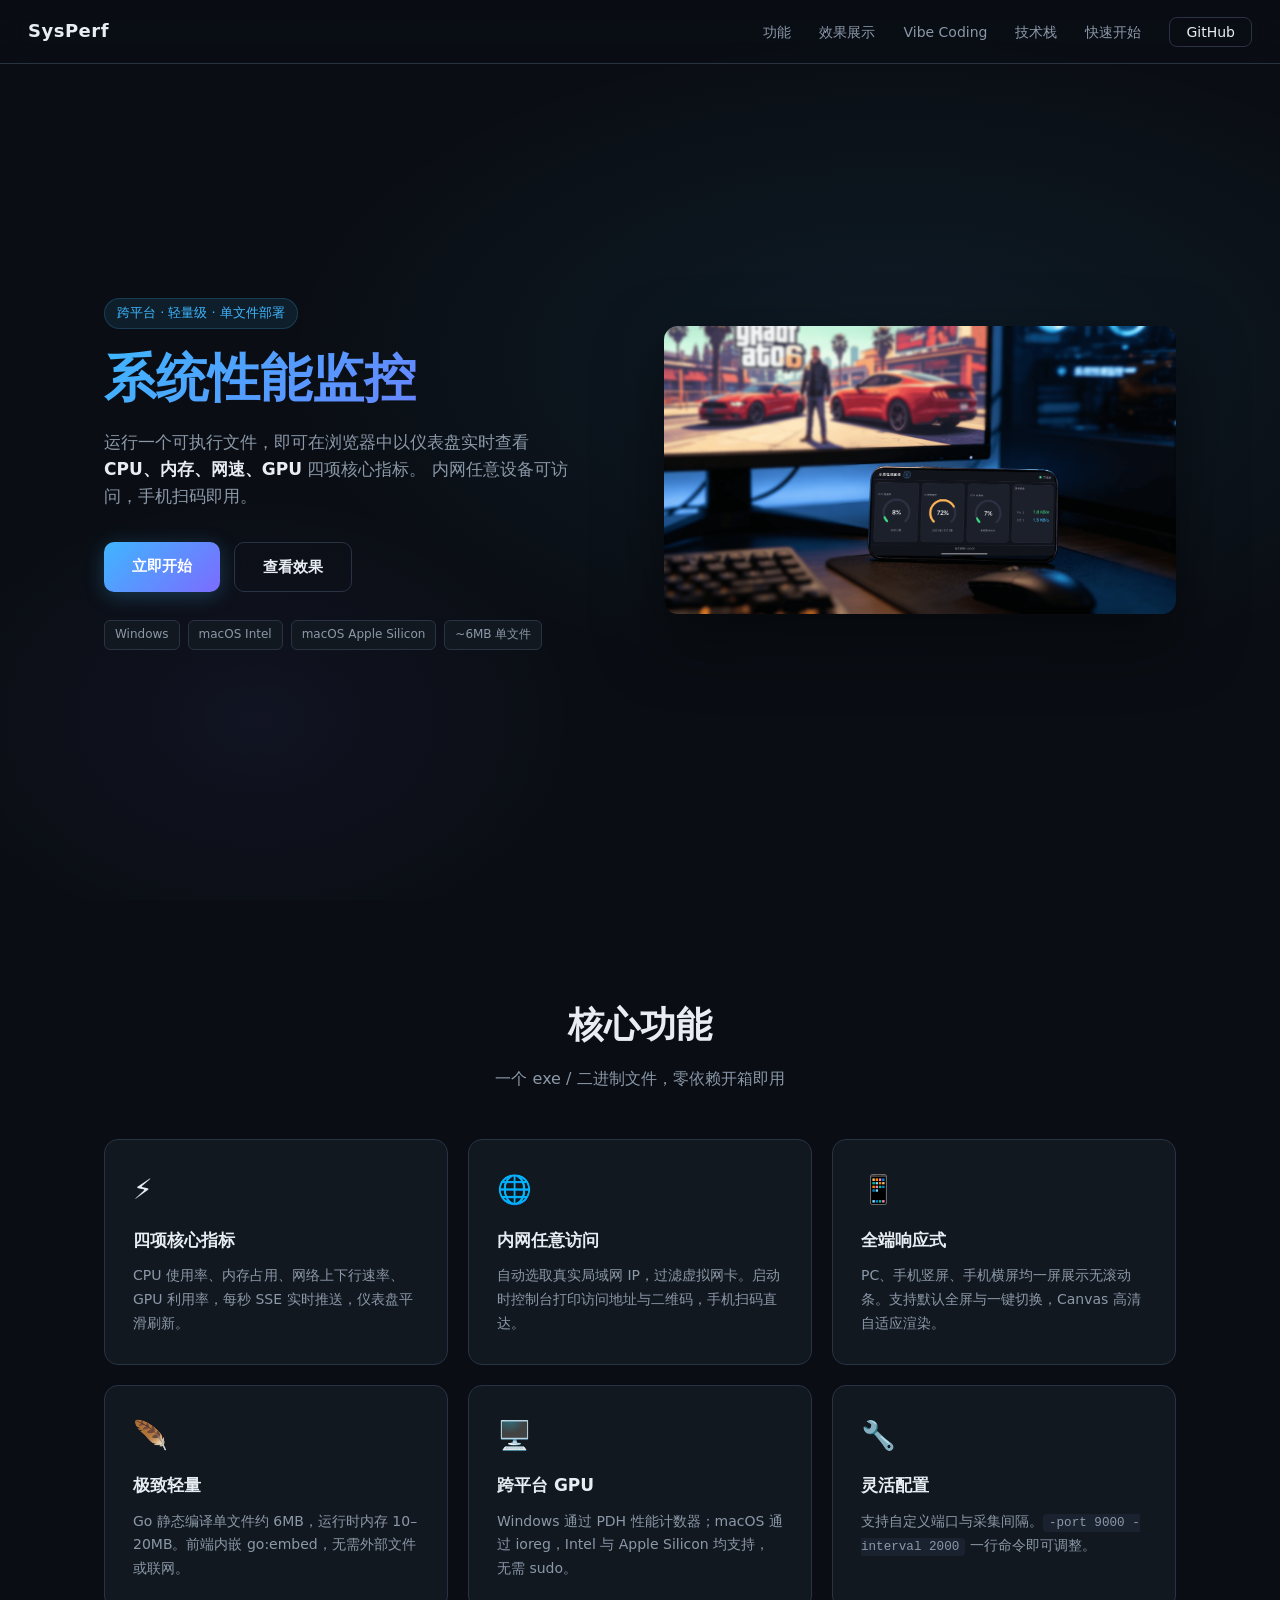
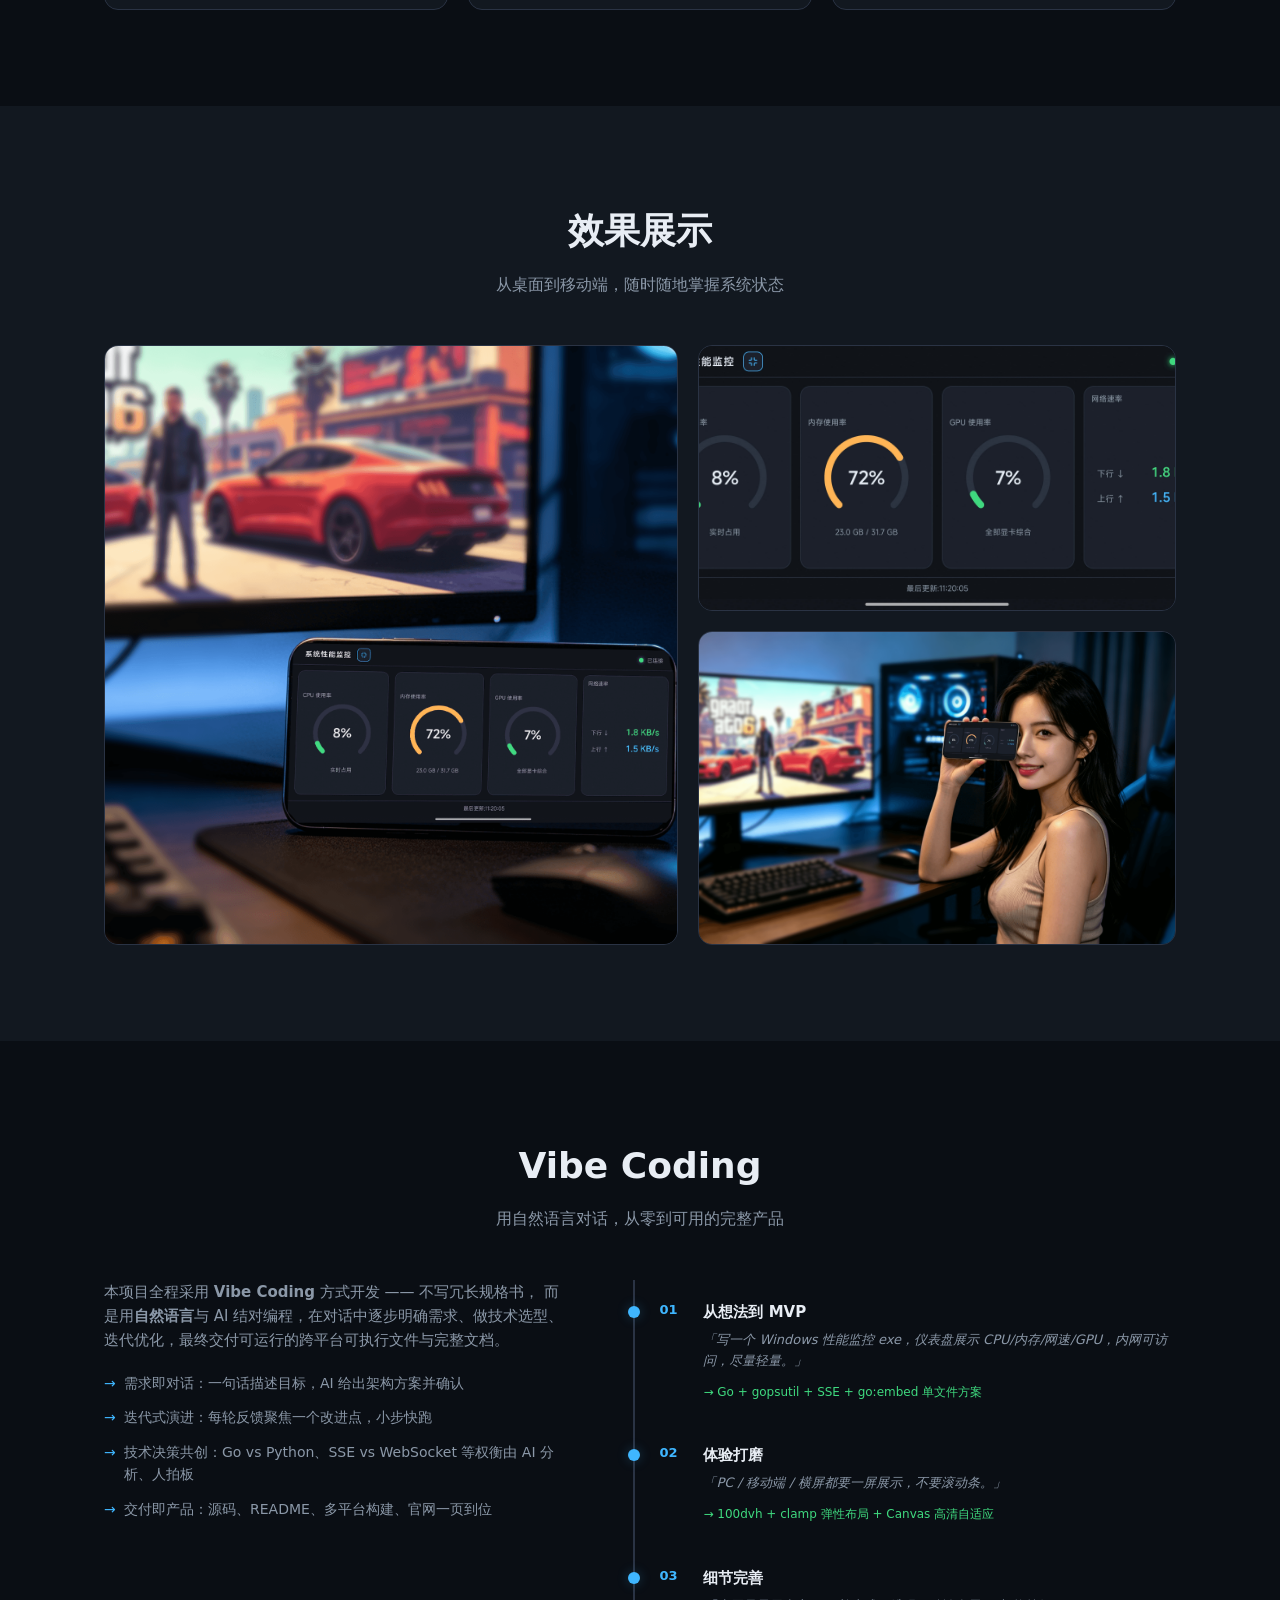
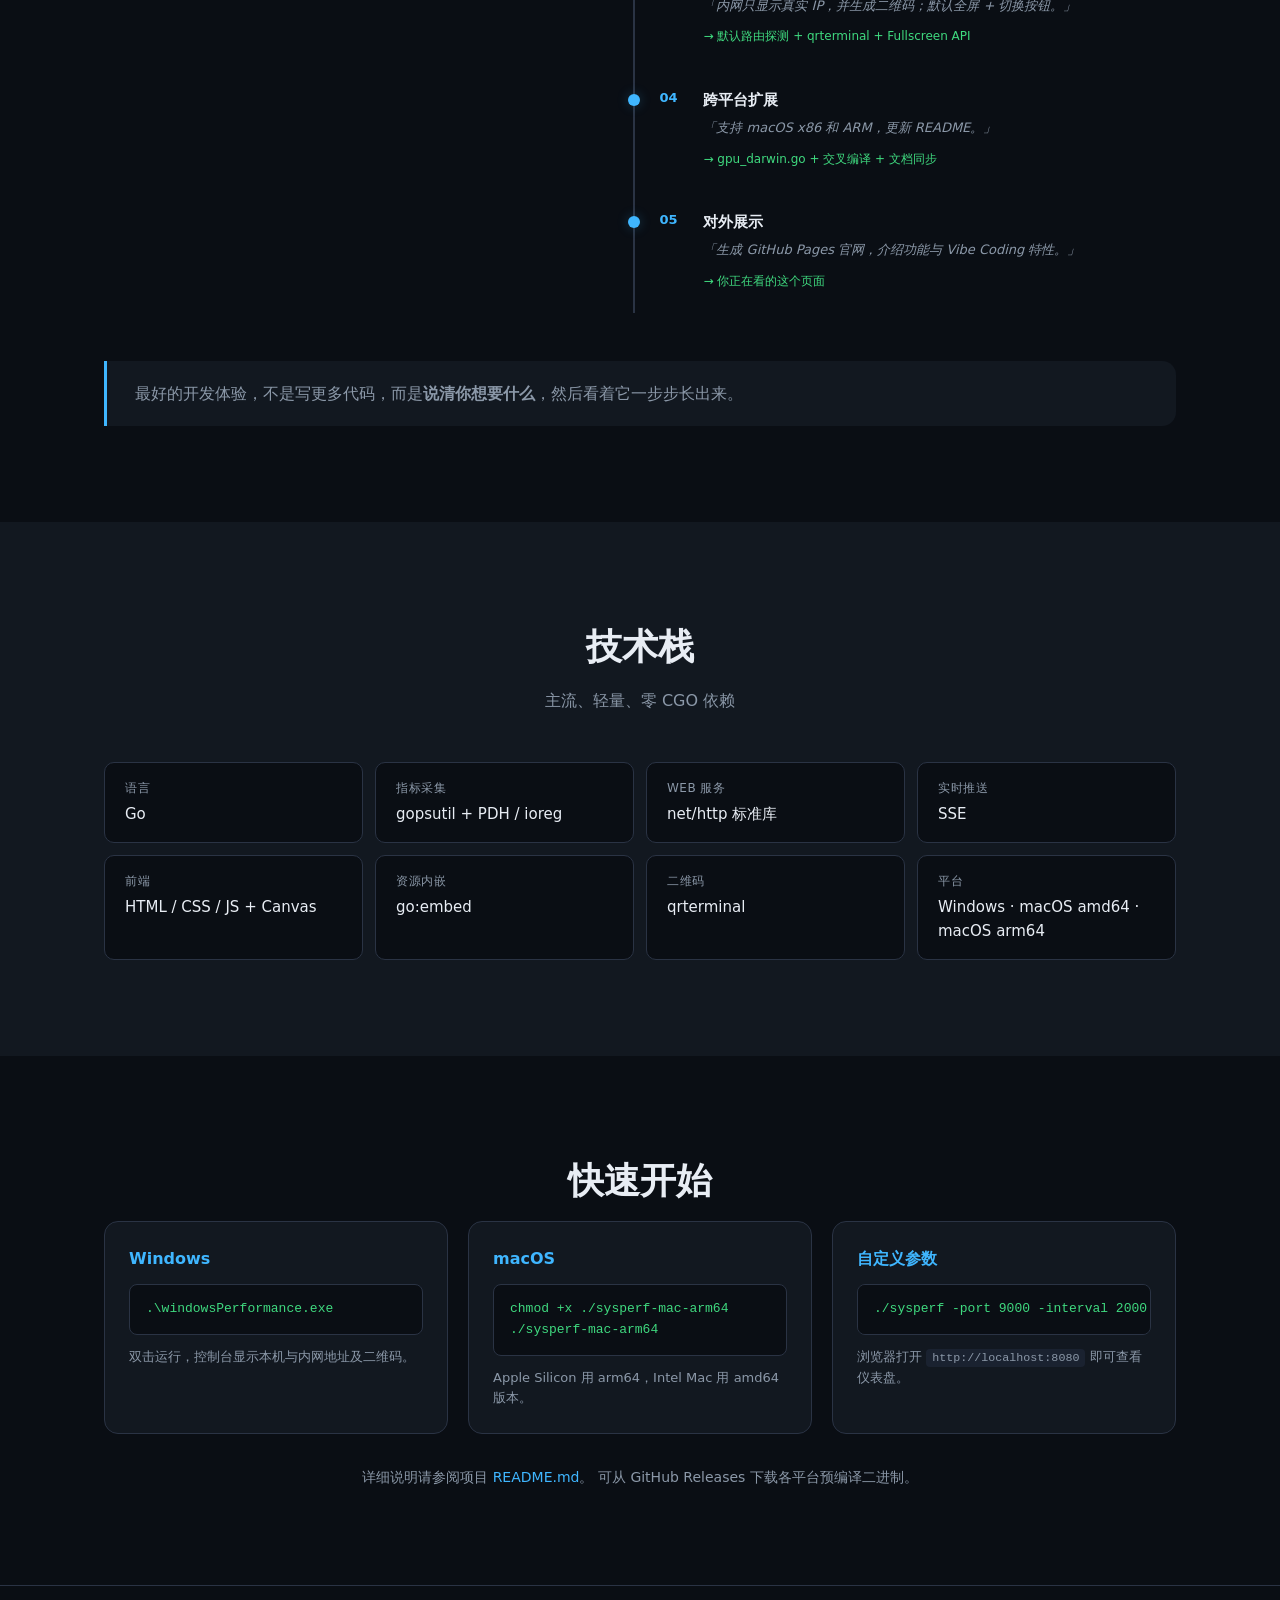
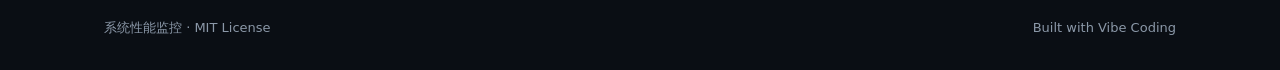
<file: website/index.html>
<!DOCTYPE html>
<html lang="zh-CN">

<head>
    <meta charset="UTF-8">
    <meta name="viewport" content="width=device-width, initial-scale=1.0">
    <meta name="description" content="轻量级跨平台系统性能监控工具 — CPU、内存、网速、GPU 实时仪表盘，内网可访问，单文件部署。">
    <title>系统性能监控 · System Performance Monitor</title>
    <link rel="stylesheet" href="css/style.css">
</head>

<body>
    <nav class="nav">
        <a class="nav-brand" href="#">SysPerf</a>
        <button class="nav-toggle" id="navToggle" aria-label="菜单">
            <span></span><span></span><span></span>
        </button>
        <ul class="nav-links" id="navLinks">
            <li><a href="#features">功能</a></li>
            <li><a href="#showcase">效果展示</a></li>
            <li><a href="#vibe">Vibe Coding</a></li>
            <li><a href="#tech">技术栈</a></li>
            <li><a href="#start">快速开始</a></li>
            <li><a class="nav-cta" id="githubLink" href="https://github.com/" target="_blank" rel="noopener">GitHub</a></li>
        </ul>
    </nav>

    <header class="hero">
        <div class="hero-bg"></div>
        <div class="hero-inner">
            <div class="hero-text">
                <p class="hero-tag">跨平台 · 轻量级 · 单文件部署</p>
                <h1>系统性能监控</h1>
                <p class="hero-desc">
                    运行一个可执行文件，即可在浏览器中以仪表盘实时查看
                    <strong>CPU、内存、网速、GPU</strong> 四项核心指标。
                    内网任意设备可访问，手机扫码即用。
                </p>
                <div class="hero-actions">
                    <a class="btn btn-primary" href="#start">立即开始</a>
                    <a class="btn btn-ghost" href="#showcase">查看效果</a>
                </div>
                <div class="hero-badges">
                    <span>Windows</span>
                    <span>macOS Intel</span>
                    <span>macOS Apple Silicon</span>
                    <span>~6MB 单文件</span>
                </div>
            </div>
            <div class="hero-visual">
                <img src="image/effect2.png" alt="手机横屏查看性能监控仪表盘" loading="eager">
            </div>
        </div>
    </header>

    <section id="features" class="section">
        <div class="container">
            <h2 class="section-title">核心功能</h2>
            <p class="section-sub">一个 exe / 二进制文件，零依赖开箱即用</p>
            <div class="feature-grid">
                <article class="feature-card">
                    <div class="feature-icon">⚡</div>
                    <h3>四项核心指标</h3>
                    <p>CPU 使用率、内存占用、网络上下行速率、GPU 利用率，每秒 SSE 实时推送，仪表盘平滑刷新。</p>
                </article>
                <article class="feature-card">
                    <div class="feature-icon">🌐</div>
                    <h3>内网任意访问</h3>
                    <p>自动选取真实局域网 IP，过滤虚拟网卡。启动时控制台打印访问地址与二维码，手机扫码直达。</p>
                </article>
                <article class="feature-card">
                    <div class="feature-icon">📱</div>
                    <h3>全端响应式</h3>
                    <p>PC、手机竖屏、手机横屏均一屏展示无滚动条。支持默认全屏与一键切换，Canvas 高清自适应渲染。</p>
                </article>
                <article class="feature-card">
                    <div class="feature-icon">🪶</div>
                    <h3>极致轻量</h3>
                    <p>Go 静态编译单文件约 6MB，运行时内存 10–20MB。前端内嵌 go:embed，无需外部文件或联网。</p>
                </article>
                <article class="feature-card">
                    <div class="feature-icon">🖥️</div>
                    <h3>跨平台 GPU</h3>
                    <p>Windows 通过 PDH 性能计数器；macOS 通过 ioreg，Intel 与 Apple Silicon 均支持，无需 sudo。</p>
                </article>
                <article class="feature-card">
                    <div class="feature-icon">🔧</div>
                    <h3>灵活配置</h3>
                    <p>支持自定义端口与采集间隔。<code>-port 9000 -interval 2000</code> 一行命令即可调整。</p>
                </article>
            </div>
        </div>
    </section>

    <section id="showcase" class="section section-dark">
        <div class="container">
            <h2 class="section-title">效果展示</h2>
            <p class="section-sub">从桌面到移动端，随时随地掌握系统状态</p>
            <div class="showcase-grid">
                <figure class="showcase-item showcase-hero">
                    <img src="image/effect2.png" alt="桌面游戏场景下手机横屏监控" loading="lazy">
                    <figcaption>桌面场景 · 手机横屏实时监控</figcaption>
                </figure>
                <figure class="showcase-item">
                    <img src="image/effect1.jpg" alt="移动端横屏仪表盘界面" loading="lazy">
                    <figcaption>移动端横屏 · 一屏四指标无滚动</figcaption>
                </figure>
                <figure class="showcase-item">
                    <img src="image/effect3.png" alt="手持手机查看性能数据" loading="lazy">
                    <figcaption>随时查看 · 内网设备均可访问</figcaption>
                </figure>
            </div>
        </div>
    </section>

    <section id="vibe" class="section">
        <div class="container">
            <h2 class="section-title">Vibe Coding</h2>
            <p class="section-sub">用自然语言对话，从零到可用的完整产品</p>

            <div class="vibe-layout">
                <div class="vibe-intro">
                    <p>
                        本项目全程采用 <strong>Vibe Coding</strong> 方式开发 —— 不写冗长规格书，
                        而是用<strong>自然语言</strong>与 AI 结对编程，在对话中逐步明确需求、做技术选型、
                        迭代优化，最终交付可运行的跨平台可执行文件与完整文档。
                    </p>
                    <ul class="vibe-points">
                        <li>需求即对话：一句话描述目标，AI 给出架构方案并确认</li>
                        <li>迭代式演进：每轮反馈聚焦一个改进点，小步快跑</li>
                        <li>技术决策共创：Go vs Python、SSE vs WebSocket 等权衡由 AI 分析、人拍板</li>
                        <li>交付即产品：源码、README、多平台构建、官网一页到位</li>
                    </ul>
                </div>

                <div class="vibe-timeline">
                    <div class="timeline-item">
                        <span class="timeline-step">01</span>
                        <div class="timeline-body">
                            <h4>从想法到 MVP</h4>
                            <p>「写一个 Windows 性能监控 exe，仪表盘展示 CPU/内存/网速/GPU，内网可访问，尽量轻量。」</p>
                            <span class="timeline-result">→ Go + gopsutil + SSE + go:embed 单文件方案</span>
                        </div>
                    </div>
                    <div class="timeline-item">
                        <span class="timeline-step">02</span>
                        <div class="timeline-body">
                            <h4>体验打磨</h4>
                            <p>「PC / 移动端 / 横屏都要一屏展示，不要滚动条。」</p>
                            <span class="timeline-result">→ 100dvh + clamp 弹性布局 + Canvas 高清自适应</span>
                        </div>
                    </div>
                    <div class="timeline-item">
                        <span class="timeline-step">03</span>
                        <div class="timeline-body">
                            <h4>细节完善</h4>
                            <p>「内网只显示真实 IP，并生成二维码；默认全屏 + 切换按钮。」</p>
                            <span class="timeline-result">→ 默认路由探测 + qrterminal + Fullscreen API</span>
                        </div>
                    </div>
                    <div class="timeline-item">
                        <span class="timeline-step">04</span>
                        <div class="timeline-body">
                            <h4>跨平台扩展</h4>
                            <p>「支持 macOS x86 和 ARM，更新 README。」</p>
                            <span class="timeline-result">→ gpu_darwin.go + 交叉编译 + 文档同步</span>
                        </div>
                    </div>
                    <div class="timeline-item">
                        <span class="timeline-step">05</span>
                        <div class="timeline-body">
                            <h4>对外展示</h4>
                            <p>「生成 GitHub Pages 官网，介绍功能与 Vibe Coding 特性。」</p>
                            <span class="timeline-result">→ 你正在看的这个页面</span>
                        </div>
                    </div>
                </div>
            </div>

            <blockquote class="vibe-quote">
                <p>最好的开发体验，不是写更多代码，而是<strong>说清你想要什么</strong>，然后看着它一步步长出来。</p>
            </blockquote>
        </div>
    </section>

    <section id="tech" class="section section-dark">
        <div class="container">
            <h2 class="section-title">技术栈</h2>
            <p class="section-sub">主流、轻量、零 CGO 依赖</p>
            <div class="tech-grid">
                <div class="tech-item"><span class="tech-label">语言</span><span>Go</span></div>
                <div class="tech-item"><span class="tech-label">指标采集</span><span>gopsutil + PDH / ioreg</span></div>
                <div class="tech-item"><span class="tech-label">Web 服务</span><span>net/http 标准库</span></div>
                <div class="tech-item"><span class="tech-label">实时推送</span><span>SSE</span></div>
                <div class="tech-item"><span class="tech-label">前端</span><span>HTML / CSS / JS + Canvas</span></div>
                <div class="tech-item"><span class="tech-label">资源内嵌</span><span>go:embed</span></div>
                <div class="tech-item"><span class="tech-label">二维码</span><span>qrterminal</span></div>
                <div class="tech-item"><span class="tech-label">平台</span><span>Windows · macOS amd64 · macOS arm64</span></div>
            </div>
        </div>
    </section>

    <section id="start" class="section">
        <div class="container">
            <h2 class="section-title">快速开始</h2>
            <div class="start-grid">
                <div class="start-block">
                    <h3>Windows</h3>
                    <pre><code>.\windowsPerformance.exe</code></pre>
                    <p>双击运行，控制台显示本机与内网地址及二维码。</p>
                </div>
                <div class="start-block">
                    <h3>macOS</h3>
                    <pre><code>chmod +x ./sysperf-mac-arm64
./sysperf-mac-arm64</code></pre>
                    <p>Apple Silicon 用 arm64，Intel Mac 用 amd64 版本。</p>
                </div>
                <div class="start-block">
                    <h3>自定义参数</h3>
                    <pre><code>./sysperf -port 9000 -interval 2000</code></pre>
                    <p>浏览器打开 <code>http://localhost:8080</code> 即可查看仪表盘。</p>
                </div>
            </div>
            <p class="start-note">
                详细说明请参阅项目
                <a id="readmeLink" href="https://github.com/" target="_blank" rel="noopener">README.md</a>。
                可从 GitHub Releases 下载各平台预编译二进制。
            </p>
        </div>
    </section>

    <footer class="footer">
        <div class="container footer-inner">
            <span>系统性能监控 · MIT License</span>
            <span>Built with Vibe Coding</span>
        </div>
    </footer>

    <script src="js/main.js"></script>
</body>

</html>
</file>
<file: website/css/style.css>
:root {
    --bg: #0a0e14;
    --bg-card: #121820;
    --bg-elevated: #1a2230;
    --border: #2a3344;
    --text: #e8edf4;
    --text-dim: #8b98a8;
    --accent: #3fb6ff;
    --accent-glow: rgba(63, 182, 255, 0.25);
    --green: #3fd97f;
    --orange: #ffb454;
    --gradient: linear-gradient(135deg, #3fb6ff 0%, #7c6bff 100%);
    --radius: 14px;
    --nav-h: 64px;
}

*,
*::before,
*::after {
    box-sizing: border-box;
    margin: 0;
    padding: 0;
}

html {
    scroll-behavior: smooth;
}

body {
    font-family: "Segoe UI", "PingFang SC", "Microsoft YaHei", system-ui, sans-serif;
    background: var(--bg);
    color: var(--text);
    line-height: 1.6;
    -webkit-font-smoothing: antialiased;
}

a {
    color: var(--accent);
    text-decoration: none;
    transition: opacity 0.2s;
}

a:hover {
    opacity: 0.85;
}

code {
    font-family: "Cascadia Code", "Fira Code", Consolas, monospace;
    font-size: 0.9em;
    background: var(--bg-elevated);
    padding: 2px 6px;
    border-radius: 4px;
}

.container {
    max-width: 1120px;
    margin: 0 auto;
    padding: 0 24px;
}

/* ── Nav ── */
.nav {
    position: fixed;
    top: 0;
    left: 0;
    right: 0;
    z-index: 100;
    height: var(--nav-h);
    display: flex;
    align-items: center;
    justify-content: space-between;
    padding: 0 28px;
    background: rgba(10, 14, 20, 0.85);
    backdrop-filter: blur(12px);
    border-bottom: 1px solid var(--border);
}

.nav-brand {
    font-weight: 700;
    font-size: 18px;
    color: var(--text);
    letter-spacing: 0.5px;
}

.nav-links {
    display: flex;
    align-items: center;
    gap: 28px;
    list-style: none;
}

.nav-links a {
    color: var(--text-dim);
    font-size: 14px;
}

.nav-links a:hover {
    color: var(--text);
    opacity: 1;
}

.nav-cta {
    padding: 6px 16px !important;
    border: 1px solid var(--border);
    border-radius: 8px;
    color: var(--text) !important;
}

.nav-cta:hover {
    border-color: var(--accent);
    color: var(--accent) !important;
}

.nav-toggle {
    display: none;
    flex-direction: column;
    gap: 5px;
    background: none;
    border: none;
    cursor: pointer;
    padding: 4px;
}

.nav-toggle span {
    display: block;
    width: 22px;
    height: 2px;
    background: var(--text);
    border-radius: 1px;
    transition: transform 0.3s, opacity 0.3s;
}

/* ── Hero ── */
.hero {
    position: relative;
    min-height: 100vh;
    min-height: 100dvh;
    display: flex;
    align-items: center;
    padding-top: var(--nav-h);
    overflow: hidden;
}

.hero-bg {
    position: absolute;
    inset: 0;
    background:
        radial-gradient(ellipse 80% 60% at 70% 40%, rgba(63, 182, 255, 0.08) 0%, transparent 60%),
        radial-gradient(ellipse 50% 50% at 20% 80%, rgba(124, 107, 255, 0.06) 0%, transparent 50%);
    pointer-events: none;
}

.hero-inner {
    position: relative;
    max-width: 1120px;
    margin: 0 auto;
    padding: 48px 24px 64px;
    display: grid;
    grid-template-columns: 1fr 1fr;
    gap: 48px;
    align-items: center;
}

.hero-tag {
    display: inline-block;
    font-size: 13px;
    color: var(--accent);
    background: rgba(63, 182, 255, 0.1);
    border: 1px solid rgba(63, 182, 255, 0.2);
    padding: 4px 12px;
    border-radius: 20px;
    margin-bottom: 20px;
}

.hero h1 {
    font-size: clamp(36px, 5vw, 52px);
    font-weight: 700;
    line-height: 1.15;
    margin-bottom: 20px;
    background: var(--gradient);
    -webkit-background-clip: text;
    -webkit-text-fill-color: transparent;
    background-clip: text;
}

.hero-desc {
    font-size: 17px;
    color: var(--text-dim);
    max-width: 480px;
    margin-bottom: 32px;
}

.hero-desc strong {
    color: var(--text);
}

.hero-actions {
    display: flex;
    gap: 14px;
    margin-bottom: 28px;
}

.btn {
    display: inline-block;
    padding: 12px 28px;
    border-radius: 10px;
    font-size: 15px;
    font-weight: 600;
    transition: transform 0.2s, box-shadow 0.2s;
}

.btn:hover {
    transform: translateY(-1px);
    opacity: 1;
}

.btn-primary {
    background: var(--gradient);
    color: #fff;
    box-shadow: 0 4px 20px var(--accent-glow);
}

.btn-ghost {
    border: 1px solid var(--border);
    color: var(--text);
}

.btn-ghost:hover {
    border-color: var(--accent);
}

.hero-badges {
    display: flex;
    flex-wrap: wrap;
    gap: 8px;
}

.hero-badges span {
    font-size: 12px;
    color: var(--text-dim);
    background: var(--bg-card);
    border: 1px solid var(--border);
    padding: 4px 10px;
    border-radius: 6px;
}

.hero-visual img {
    width: 100%;
    border-radius: var(--radius);
    box-shadow: 0 24px 64px rgba(0, 0, 0, 0.5);
}

/* ── Sections ── */
.section {
    padding: 96px 0;
}

.section-dark {
    background: var(--bg-card);
}

.section-title {
    font-size: clamp(28px, 4vw, 36px);
    font-weight: 700;
    text-align: center;
    margin-bottom: 12px;
}

.section-sub {
    text-align: center;
    color: var(--text-dim);
    margin-bottom: 48px;
    font-size: 16px;
}

/* ── Features ── */
.feature-grid {
    display: grid;
    grid-template-columns: repeat(auto-fit, minmax(280px, 1fr));
    gap: 20px;
}

.feature-card {
    background: var(--bg-card);
    border: 1px solid var(--border);
    border-radius: var(--radius);
    padding: 28px;
    transition: border-color 0.3s, transform 0.3s;
}

.section-dark .feature-card {
    background: var(--bg-elevated);
}

.feature-card:hover {
    border-color: rgba(63, 182, 255, 0.4);
    transform: translateY(-2px);
}

.feature-icon {
    font-size: 28px;
    margin-bottom: 14px;
}

.feature-card h3 {
    font-size: 17px;
    margin-bottom: 10px;
}

.feature-card p {
    font-size: 14px;
    color: var(--text-dim);
    line-height: 1.7;
}

/* ── Showcase ── */
.showcase-grid {
    display: grid;
    grid-template-columns: 1.2fr 1fr;
    grid-template-rows: auto auto;
    gap: 20px;
}

.showcase-hero {
    grid-row: span 2;
}

.showcase-item {
    margin: 0;
    border-radius: var(--radius);
    overflow: hidden;
    border: 1px solid var(--border);
    background: var(--bg);
}

.showcase-item img {
    width: 100%;
    height: 100%;
    object-fit: cover;
    display: block;
}

.showcase-hero img {
    min-height: 420px;
}

.showcase-item figcaption {
    padding: 12px 16px;
    font-size: 13px;
    color: var(--text-dim);
    background: var(--bg-elevated);
}

/* ── Vibe Coding ── */
.vibe-layout {
    display: grid;
    grid-template-columns: 1fr 1.2fr;
    gap: 48px;
    margin-bottom: 48px;
}

.vibe-intro p {
    color: var(--text-dim);
    margin-bottom: 20px;
    font-size: 15px;
}

.vibe-points {
    list-style: none;
    display: flex;
    flex-direction: column;
    gap: 12px;
}

.vibe-points li {
    font-size: 14px;
    color: var(--text-dim);
    padding-left: 20px;
    position: relative;
}

.vibe-points li::before {
    content: "→";
    position: absolute;
    left: 0;
    color: var(--accent);
}

.vibe-timeline {
    display: flex;
    flex-direction: column;
    gap: 0;
}

.timeline-item {
    display: flex;
    gap: 16px;
    padding: 20px 0;
    border-left: 2px solid var(--border);
    margin-left: 16px;
    padding-left: 24px;
    position: relative;
}

.timeline-item::before {
    content: "";
    position: absolute;
    left: -7px;
    top: 26px;
    width: 12px;
    height: 12px;
    border-radius: 50%;
    background: var(--accent);
    box-shadow: 0 0 12px var(--accent-glow);
}

.timeline-step {
    flex-shrink: 0;
    font-size: 13px;
    font-weight: 700;
    color: var(--accent);
    width: 28px;
}

.timeline-body h4 {
    font-size: 15px;
    margin-bottom: 6px;
}

.timeline-body p {
    font-size: 13px;
    color: var(--text-dim);
    margin-bottom: 6px;
    font-style: italic;
}

.timeline-result {
    font-size: 12px;
    color: var(--green);
}

.vibe-quote {
    border-left: 3px solid var(--accent);
    padding: 20px 28px;
    background: var(--bg-card);
    border-radius: 0 var(--radius) var(--radius) 0;
}

.vibe-quote p {
    font-size: 16px;
    color: var(--text-dim);
}

/* ── Tech ── */
.tech-grid {
    display: grid;
    grid-template-columns: repeat(auto-fit, minmax(220px, 1fr));
    gap: 12px;
}

.tech-item {
    display: flex;
    flex-direction: column;
    gap: 4px;
    padding: 16px 20px;
    background: var(--bg);
    border: 1px solid var(--border);
    border-radius: 10px;
}

.tech-label {
    font-size: 12px;
    color: var(--text-dim);
    text-transform: uppercase;
    letter-spacing: 0.5px;
}

.tech-item span:last-child {
    font-size: 15px;
    font-weight: 500;
}

/* ── Quick Start ── */
.start-grid {
    display: grid;
    grid-template-columns: repeat(auto-fit, minmax(280px, 1fr));
    gap: 20px;
    margin-bottom: 32px;
}

.start-block {
    background: var(--bg-card);
    border: 1px solid var(--border);
    border-radius: var(--radius);
    padding: 24px;
}

.start-block h3 {
    font-size: 16px;
    margin-bottom: 12px;
    color: var(--accent);
}

.start-block pre {
    background: var(--bg);
    border: 1px solid var(--border);
    border-radius: 8px;
    padding: 14px 16px;
    margin-bottom: 12px;
    overflow-x: auto;
}

.start-block pre code {
    background: none;
    padding: 0;
    font-size: 13px;
    color: var(--green);
}

.start-block p {
    font-size: 13px;
    color: var(--text-dim);
}

.start-note {
    text-align: center;
    font-size: 14px;
    color: var(--text-dim);
}

/* ── Footer ── */
.footer {
    border-top: 1px solid var(--border);
    padding: 32px 0;
}

.footer-inner {
    display: flex;
    justify-content: space-between;
    align-items: center;
    font-size: 13px;
    color: var(--text-dim);
}

/* ── Responsive ── */
@media (max-width: 900px) {
    .hero-inner {
        grid-template-columns: 1fr;
        text-align: center;
    }

    .hero-desc {
        margin-left: auto;
        margin-right: auto;
    }

    .hero-actions {
        justify-content: center;
    }

    .hero-badges {
        justify-content: center;
    }

    .hero-visual {
        order: -1;
        max-width: 480px;
        margin: 0 auto;
    }

    .vibe-layout {
        grid-template-columns: 1fr;
    }

    .showcase-grid {
        grid-template-columns: 1fr;
    }

    .showcase-hero {
        grid-row: auto;
    }

    .showcase-hero img {
        min-height: auto;
    }
}

@media (max-width: 640px) {
    .nav-toggle {
        display: flex;
    }

    .nav-links {
        position: fixed;
        top: var(--nav-h);
        left: 0;
        right: 0;
        flex-direction: column;
        gap: 0;
        background: rgba(10, 14, 20, 0.97);
        backdrop-filter: blur(12px);
        border-bottom: 1px solid var(--border);
        padding: 12px 0;
        transform: translateY(-120%);
        opacity: 0;
        transition: transform 0.3s, opacity 0.3s;
        pointer-events: none;
    }

    .nav-links.open {
        transform: translateY(0);
        opacity: 1;
        pointer-events: auto;
    }

    .nav-links li {
        width: 100%;
    }

    .nav-links a {
        display: block;
        padding: 12px 28px;
    }

    .section {
        padding: 64px 0;
    }

    .footer-inner {
        flex-direction: column;
        gap: 8px;
        text-align: center;
    }
}
</file>
